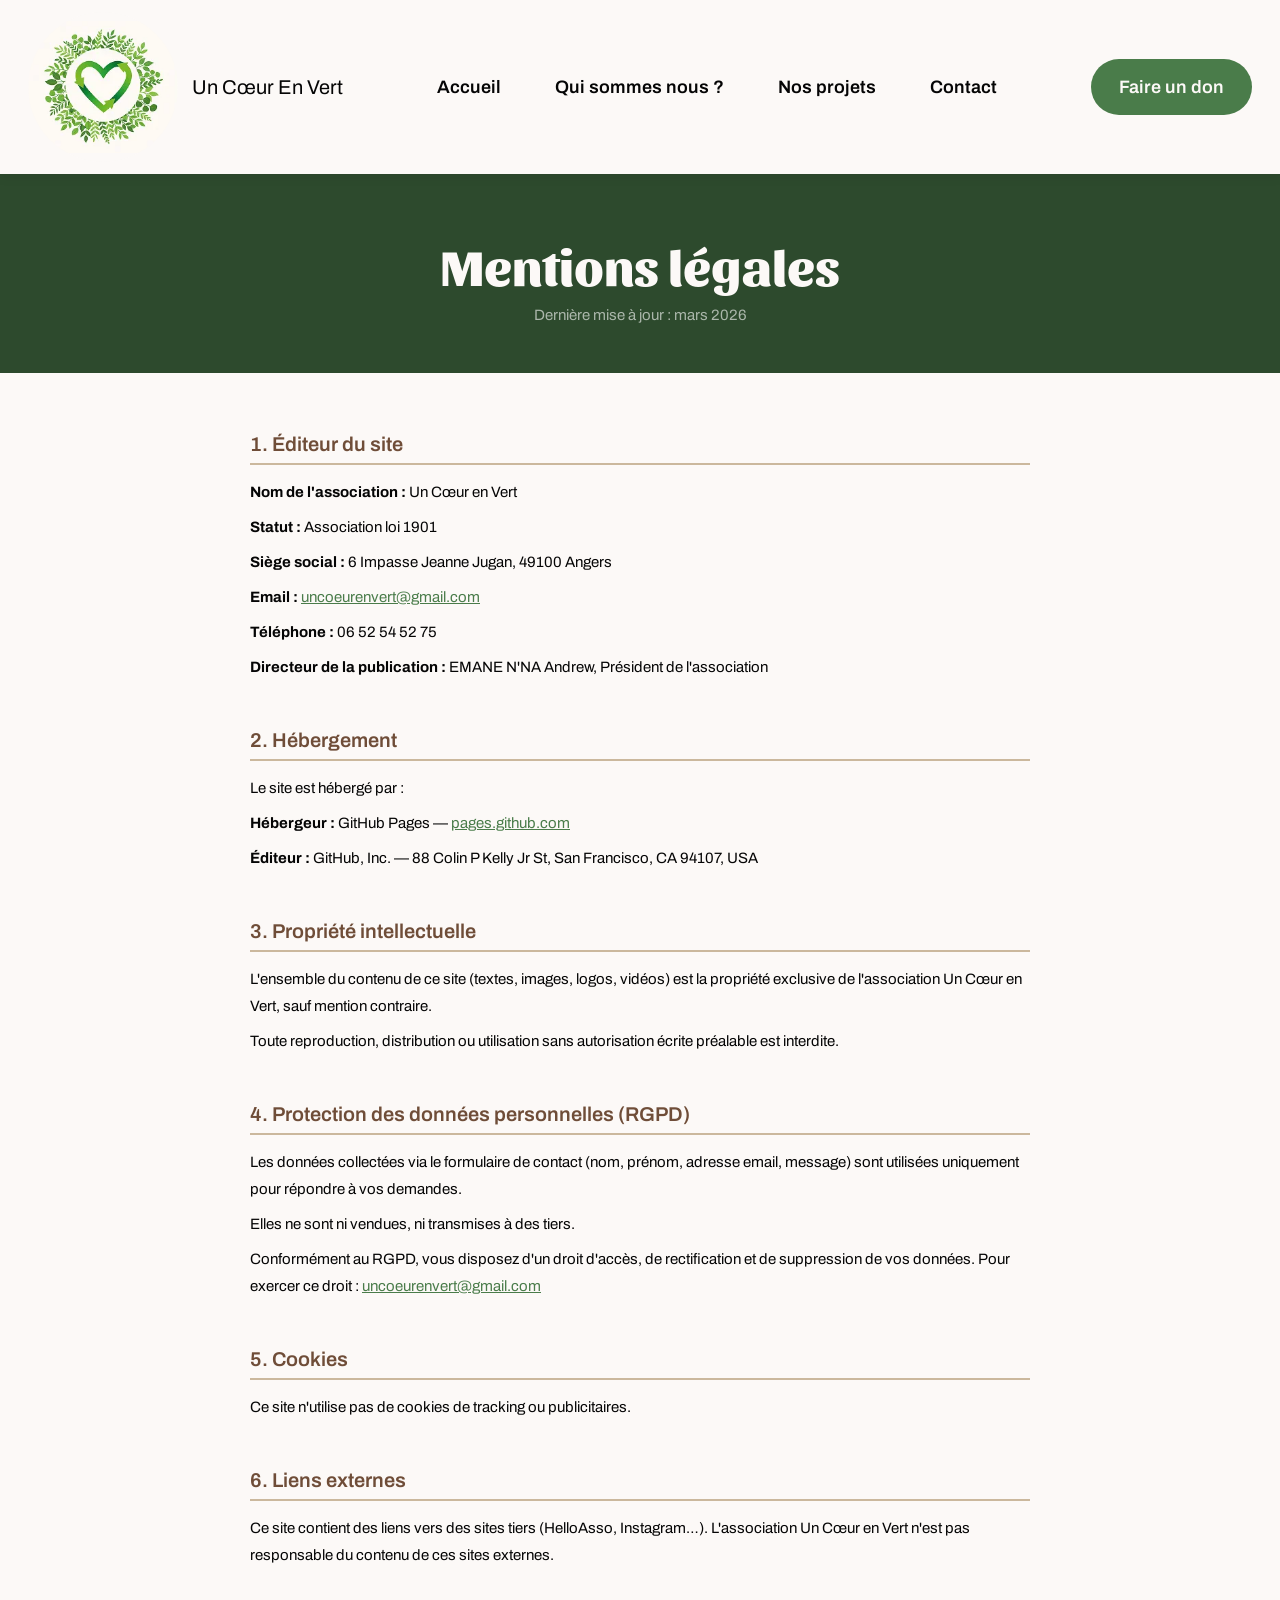
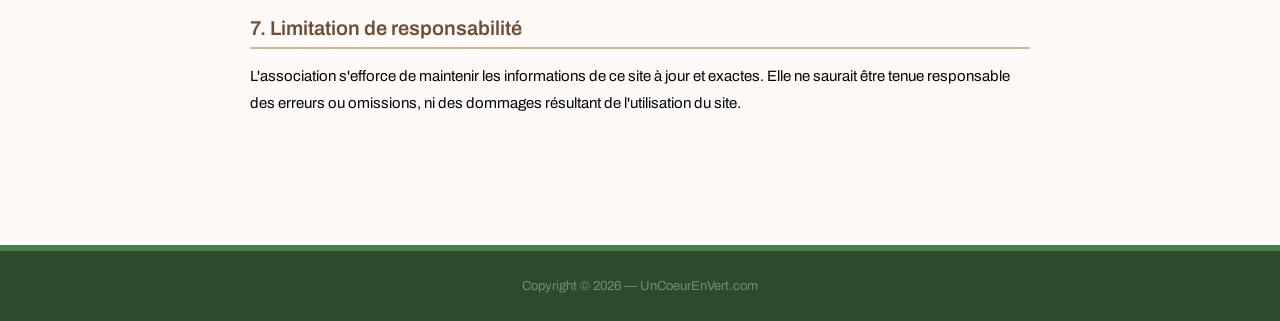
<file: mentions-legales.html>
<!DOCTYPE html>
<html lang="fr">
<head>
<meta charset="UTF-8"/>
<meta name="viewport" content="width=device-width, initial-scale=1.0"/>
<title>Mentions légales — Un Cœur en Vert</title>
<link rel="preconnect" href="https://fonts.googleapis.com"/>
<link rel="preconnect" href="https://fonts.gstatic.com" crossorigin/>
<link href="https://fonts.googleapis.com/css2?family=Archivo:ital,wght@0,300;0,400;0,600;1,400&family=Sansita:wght@800&family=Montserrat:wght@400;500;600&display=swap" rel="stylesheet"/>
<link rel="stylesheet" href="style.css"/>
</head>
<body>

<!-- NAV -->
<nav>
  <div class="nav-brand">
    <div class="nav-logo">
      <img src="photo_web/logo-1.webp" alt="Un Cœur en Vert">
    </div>
    <span class="nav-brand-name">Un Cœur En Vert</span>
  </div>
  <button class="nav-hamburger" onclick="document.querySelector('nav ul').classList.toggle('open')" aria-label="Menu">☰</button>
  <ul>
    <li><a href="index.html">Accueil</a></li>
    <li><a href="index.html#qui">Qui sommes nous ?</a></li>
    <li><a href="index.html#projets">Nos projets</a></li>
    <li><a href="index.html#contact">Contact</a></li>
  </ul>
  <div class="nav-cta">
    <a href="https://www.helloasso.com/associations/un-coeur-en-vert" class="btn btn-green">Faire un don</a>
  </div>
</nav>

<!-- HERO -->
<div class="mentions-hero">
  <h1>Mentions légales</h1>
  <p>Dernière mise à jour : mars 2026</p>
</div>

<!-- CONTENU -->
<div class="mentions-body">

  <div class="ml-section">
    <h2>1. Éditeur du site</h2>
    <p><strong>Nom de l'association :</strong> Un Cœur en Vert</p>
    <p><strong>Statut :</strong> Association loi 1901</p>
    <p><strong>Siège social :</strong> 6 Impasse Jeanne Jugan, 49100 Angers</p>
    <p><strong>Email :</strong> <a href="mailto:uncoeurenvert@gmail.com">uncoeurenvert@gmail.com</a></p>
    <p><strong>Téléphone :</strong> 06 52 54 52 75</p>
    <p><strong>Directeur de la publication :</strong> EMANE N'NA Andrew, Président de l'association</p>
  </div>

  <div class="ml-section">
    <h2>2. Hébergement</h2>
    <p>Le site est hébergé par :</p>
    <p><strong>Hébergeur :</strong> GitHub Pages — <a href="https://pages.github.com" target="_blank">pages.github.com</a></p>
    <p><strong>Éditeur :</strong> GitHub, Inc. — 88 Colin P Kelly Jr St, San Francisco, CA 94107, USA</p>
  </div>

  <div class="ml-section">
    <h2>3. Propriété intellectuelle</h2>
    <p>L'ensemble du contenu de ce site (textes, images, logos, vidéos) est la propriété exclusive de l'association Un Cœur en Vert, sauf mention contraire.</p>
    <p>Toute reproduction, distribution ou utilisation sans autorisation écrite préalable est interdite.</p>
  </div>

  <div class="ml-section">
    <h2>4. Protection des données personnelles (RGPD)</h2>
    <p>Les données collectées via le formulaire de contact (nom, prénom, adresse email, message) sont utilisées uniquement pour répondre à vos demandes.</p>
    <p>Elles ne sont ni vendues, ni transmises à des tiers.</p>
    <p>Conformément au RGPD, vous disposez d'un droit d'accès, de rectification et de suppression de vos données. Pour exercer ce droit : <a href="mailto:uncoeurenvert@gmail.com">uncoeurenvert@gmail.com</a></p>
  </div>

  <div class="ml-section">
    <h2>5. Cookies</h2>
    <p>Ce site n'utilise pas de cookies de tracking ou publicitaires.</p>
  </div>

  <div class="ml-section">
    <h2>6. Liens externes</h2>
    <p>Ce site contient des liens vers des sites tiers (HelloAsso, Instagram…). L'association Un Cœur en Vert n'est pas responsable du contenu de ces sites externes.</p>
  </div>

  <div class="ml-section">
    <h2>7. Limitation de responsabilité</h2>
    <p>L'association s'efforce de maintenir les informations de ce site à jour et exactes. Elle ne saurait être tenue responsable des erreurs ou omissions, ni des dommages résultant de l'utilisation du site.</p>
  </div>

</div>

<!-- FOOTER -->
<footer>
  <p>Copyright © 2026 — UnCoeurEnVert.com</p>
</footer>

</body>
</html>
</file>
<file: style.css>
/* ── RESET & BASE ── */
*, *::before, *::after { box-sizing: border-box; margin: 0; padding: 0; }
:root {
  --cream:    #FCF9F7;
  --brown:    #6F4D38;
  --dkgreen:  #2D4A2D;
  --mdgreen:  #4A7C4A;
  --ltgreen:  #4A7C4A;
  --sand:     #CBB89D;
  --sandbg:   rgba(203,184,157,0.20);
  --black:    #050505;
}
html { scroll-behavior: smooth; }
body {
  font-family: 'Archivo', sans-serif;
  background: var(--cream);
  color: var(--black);
  overflow-x: hidden;
  width: 100%;
}
img { display: block; max-width: 100%; }

/* ── BOUTONS ── */
.btn {
  display: inline-flex; align-items: center; justify-content: center;
  padding: 18px 28px; border-radius: 36px;
  font-family: 'Archivo', sans-serif; font-weight: 600; font-size: 18px;
  cursor: pointer; text-decoration: none; border: none;
  transition: filter .2s, transform .15s;
  white-space: nowrap;
}
.btn:hover { filter: brightness(1.1); transform: translateY(-1px); }
.btn-green  { background: var(--mdgreen); color: var(--cream); }
.btn-brown  { background: var(--brown);   color: var(--cream); }
.btn-ltgreen { background: var(--ltgreen); color: var(--cream); }

/* ── NAV ── */
nav {
  position: sticky; top: 0; z-index: 200;
  background: var(--cream);
  display: flex; align-items: center; justify-content: space-between;
  padding: 12px 28px;
  box-shadow: 0 2px 12px rgba(0,0,0,.08);
}
.nav-logo {
  width: 150px; height: 150px; flex-shrink: 0;
  border-radius: 50%; border: none;
  background: var(--cream);
  display: flex; align-items: center; justify-content: center;
  overflow: hidden;
}
.nav-logo svg { width: 100px; height: 100px; }
nav ul { list-style: none; display: flex; gap: 54px; flex: 1; justify-content: center; }
nav ul a {
  text-decoration: none; color: var(--black);
  font-size: 18px; font-weight: 600;
  transition: color .2s;
}
nav ul a:hover { color: var(--mdgreen); }

/* ── HERO ── */
#accueil {
  position: relative;
  background: var(--cream);
  background-image: url('photo_web/Hero.webp'); background-size: cover; background-position: center top;
  min-height: 680px;
  overflow: hidden;
  display: flex; align-items: flex-end;
  padding: 250px 60px 60px;
}
.hero-content {
  position: relative; z-index: 2;
  max-width: 680px;
  display: flex; flex-direction: column; gap: 18px;
}
.hero-quote {
  font-family: 'Sansita', sans-serif;
  font-size: clamp(28px, 3.8vw, 64px);
  font-weight: 800;
  color: var(--brown);
}
.hero-sub {
  font-size: 17px; font-weight: 600; color: var(--black);
  line-height: 1.6; max-width: 560px;
}
/* ── SECTION COMMUNE ── */
.section-wrap { width: 100%; padding: 60px 80px; }
.section-title {
  font-size: clamp(22px, 2.5vw, 34px);
  font-weight: 300; color: var(--brown);
}
.section-title.center { text-align: center; }
.section-title.white  { color: var(--cream); }
.section-title.green  { color: var(--mdgreen); }

/* ── INTRO VALEURS ── */
#intro { background: var(--cream); text-align: center; }
.intro-tagline {
  font-size: 16px; line-height: 1.75;
  max-width: 860px; margin: 0 auto 48px;
  color: var(--black);
}
.values-row {
  display: flex; justify-content: center; gap: 48px;
  flex-wrap: wrap; margin-bottom: 48px;
  align-items: center;
}
.val-card:nth-child(1),
.val-card:nth-child(3) {
  margin-top: 40px;
}
.val-card {
  background: var(--brown); border-radius: 20px;
  padding: 24px 20px; width: 290px; color: var(--cream);
  text-align: center;
  display: flex; flex-direction: column; align-items: center; gap: 10px;
}
.val-card .v-icon { font-size: 40px; line-height: 1; }
.val-card h3 { font-size: 26px; font-weight: 300; }
.val-card p  { font-size: 15px; line-height: 1.65; }
.sep-brown {
  border: none; border-top: 6px solid var(--brown);
  width: 68%; margin: 0 auto;
}

/* ── QUI SOMMES-NOUS ── */
#qui { background: var(--sandbg); }
#qui .section-title { margin-bottom: 36px; }
.team-grid {
  display: flex; justify-content: center; gap: 88px; flex-wrap: wrap;
}
.team-card {
  background: var(--sand); border-radius: 20px;
  padding: 20px; width: 300px; text-align: center;
}
.team-photo {
  width: 100%; height: 280px; border-radius: 10px;
  background: #b8a08a; overflow: hidden;
  display: flex; align-items: center; justify-content: center;
  margin-bottom: 14px;
}
.team-photo img { width: 100%; height: 100%; object-fit: cover; }
.team-card h3 { font-size: 20px; font-weight: 300; color: var(--black); margin-bottom: 6px; }
.team-card p  { font-size: 15px; font-weight: 600; color: var(--black); line-height: 1.4; }

/* ── SÉPARATEUR VERT ── */
.sep-green { border: none; border-top: 6px solid var(--ltgreen); width: 100%; }

/* ── PROJETS ── */
#projets { background: var(--dkgreen); }
#projets .section-title { margin-bottom: 12px; }
.proj-subtitle {
  text-align: center; color: var(--cream);
  font-size: 16px; line-height: 1.7;
  max-width: 820px; margin: 0 auto 36px;
}
/* Card projet */
.project-card {
  display: none;
  background: var(--cream); border-radius: 20px;
  padding: 28px 28px;
  max-width: 1300px; margin: 0 auto;
  flex-direction: row; align-items: center; gap: 32px;
}
.project-card.active { display: flex; }
.proj-img-wrap {
  flex-shrink: 0; width: 480px; height: 400px;
  border-radius: 10px; overflow: hidden;
  background: #d4cfc9;
  display: flex; align-items: top; justify-content: center;
}
.proj-img-wrap img { width: 100%; height: 100%; object-fit: cover; }
.img-placeholder-label {
  font-size: 12px; color: rgba(0,0,0,.3); font-style: italic; text-align: center; padding: 8px;
}
.proj-body { flex: 1; display: flex; flex-direction: column; gap: 16px; }
.proj-body h3 { font-size: 24px; font-weight: 300; color: var(--brown); }
.proj-body .proj-desc { font-size: 15px; line-height: 1.75; color: var(--black); }
.proj-meta-row { display: flex; gap: 28px; flex-wrap: wrap; padding-top: 8px; }
.pm { display: flex; flex-direction: column; gap: 6px; }
.pm .label { font-size: 22px; font-weight: 300; color: var(--ltgreen); }
.pm .val   { font-size: 14px; color: var(--black); line-height: 1.5; }

/* Pills navigation */
.proj-pills {
  display: grid;
  grid-template-columns: repeat(5, 1fr);
  gap: 10px;
  margin: 16px auto 0;
  max-width: 1300px; /* même max-width que .project-card */
}
.pill {
  background: var(--cream); color: var(--brown);
  border: none; border-radius: 16px;
  padding: 16px 10px;
  font-family: 'Archivo', sans-serif; font-size: 16px; font-weight: 400;
  cursor: pointer; text-align: center; line-height: 1.4;
  transition: background .2s, color .2s;
  width: 100%;
}
.pill strong { display: block; font-size: 14px; font-weight: 400; opacity: .7; margin-bottom: 4px; }
.pill.active, .pill:hover { background: var(--ltgreen); color: var(--cream); }

/* ── EVENEMENT ── */
#evenement { background: var(--mdgreen); }
#evenement .section-title { margin-bottom: 32px; }
.event-card {
  background: var(--cream); border-radius: 20px;
  padding: 28px; max-width: 1200px; margin: 0 auto;
  display: flex; gap: 40px; align-items: center;
}
.event-img-wrap {
  flex-shrink: 0; width: 440px; height: 420px;
  border-radius: 10px; overflow: hidden;
  background: #d4cfc9;
  display: flex; align-items: center; justify-content: center;
}
.event-img-wrap img { width: 100%; height: 100%; object-fit: cover; }
.event-body { flex: 1; display: flex; flex-direction: column; gap: 18px; }
.event-body h3 { font-size: 28px; font-weight: 300; color: var(--brown); }
.event-body p  { font-size: 15px; line-height: 1.75; color: var(--black); }

/* ── PARTENAIRES ── */
#partenaires { background: var(--cream); }
#partenaires .section-title { margin-bottom: 32px; }
.partners-track-wrap {
  overflow: hidden;
  width: 100%;
  position: relative;
}
/* masque les bords avec un fondu */
.partners-track-wrap::before,
.partners-track-wrap::after {
  content: ''; position: absolute; top: 0; bottom: 0; width: 80px; z-index: 2; pointer-events: none;
}
.partners-track-wrap::before { left: 0;  background: linear-gradient(to right, var(--cream), transparent); }
.partners-track-wrap::after  { right: 0; background: linear-gradient(to left,  var(--cream), transparent); }
.partners-track {
  display: flex; gap: 20px; align-items: center;
  animation: scroll-partners 22s linear infinite;
  width: max-content;
  will-change: transform;
}
.partners-track:hover { animation-play-state: paused; }
@keyframes scroll-partners {
  from { transform: translateX(0); }
  to   { transform: translateX(-50%); }
}
.partner-item {
  flex-shrink: 0; width: calc((100vw - 160px) / 5);
  max-width: 200px; min-width: 120px;
  height: 120px; padding: 10px;
  display: flex; align-items: center; justify-content: center;
}
.partner-item img { max-width: 100%; max-height: 100%; object-fit: contain; }
.partner-placeholder {
  width: 100%; height: 100%;
  background: #ede9e4; border-radius: 10px;
  display: flex; align-items: center; justify-content: center;
  font-size: 11px; color: #aaa; text-align: center; padding: 8px;
  border: 2px dashed rgba(0,0,0,.1);
}

/* ── SOUTENIR ── */
#soutenir { background: var(--sandbg); }
#soutenir .section-title { margin-bottom: 12px; }
.soutenir-sub {
  font-size: 16px; line-height: 1.75; max-width: 800px;
  margin: 0 auto 40px; text-align: center; color: var(--black);
}
.don-grid {
  display: flex; justify-content: center; gap: 64px; flex-wrap: wrap;
}
.don-card {
  background: var(--brown); border-radius: 20px;
  padding: 20px; width: 340px;
  color: var(--cream); text-align: left;
  display: flex; flex-direction: column; gap: 14px;
}
.don-img-wrap {
  width: 100%; height: 200px; border-radius: 10px;
  overflow: hidden; background: #9e7d63;
  display: flex; align-items: center; justify-content: center;
}
.don-img-wrap img { width: 100%; height: 100%; object-fit: cover; }
.don-card h3 { font-size: 22px; font-weight: 300; }
.don-card p  { font-size: 14px; line-height: 1.65; flex: 1; }
.don-card .price { font-size: 30px; font-weight: 300; }
.don-card .btn { align-self: flex-start; font-size: 15px; padding: 10px 22px; }

/* ── GALERIE ── */
#galerie { background: var(--cream); }
#galerie .section-title { margin-bottom: 28px; }
/* Grille bento fidèle à la maquette Figma : 4 colonnes, 2 rangées */
.gallery-grid {
  display: grid;
  grid-template-columns: 1fr 1fr 1fr 1fr;
  grid-template-rows: 220px 220px;
  gap: 10px;
  max-width: 1100px; margin: 0 auto;
}
.g {
  border-radius: 14px; overflow: hidden;
  background: #d4cfc9;
  display: flex; align-items: center; justify-content: center;
  font-size: 12px; color: #aaa; font-style: italic;
}
.g img { width: 100%; height: 100%; object-fit: cover; }
/* Positions exactes de la maquette */
.g-1  { grid-column: 1; grid-row: 1; }               /* petit carré haut gauche 1 */
.g-2  { grid-column: 2; grid-row: 1; }               /* petit carré haut gauche 2 */
.g-3  { grid-column: 3 / span 2; grid-row: 1; }      /* large haut droite */
.g-4  { grid-column: 1; grid-row: 2; }               /* bas gauche 1 */
.g-5  { grid-column: 2; grid-row: 1 / span 2; }      /* haut + bas milieu (tall) */
.g-6  { grid-column: 3; grid-row: 2; }               /* bas milieu */
.g-7  { grid-column: 4; grid-row: 2; }               /* bas droite */
/* re-map pour approcher la maquette : */
/* rangée 1 : [petit] [wide 2col] [petit] */
/* rangée 2 : [tall 2row] [petit] [wide 2col] */

/* ── CONTACT ── */
#contact { background: var(--cream); padding: 0; overflow: hidden; }
.contact-dome {
  background: var(--mdgreen);
  border-radius: 100% 100% 0 0 / 1500px 1500px 0 0;
  padding: 160px 80px 80px;
  text-align: center;
}
.contact-dome .section-title { margin-bottom: 14px; }
.contact-intro {
  color: var(--cream); font-size: 16px; line-height: 1.75;
  max-width: 660px; margin: 0 auto 36px;
}
/* Formulaire */
.contact-form-wrap {
  background: var(--sand); border-radius: 20px;
  padding: 28px 28px;
  max-width: 680px; margin: 0 auto 36px;
  text-align: left;
}
.cf-label {
  display: block; color: var(--black);
  font-family: 'Montserrat', sans-serif; font-weight: 500; font-size: 15px;
  margin-bottom: 7px;
}

.cf-label-sr {
  position: absolute;
  width: 1px; height: 1px;
  padding: 0; margin: -1px;
  overflow: hidden;
  clip: rect(0,0,0,0);
  white-space: nowrap;
  border: 0;
}

.cf-row { display: flex; gap: 12px; margin-bottom: 16px; }
.cf-row > div { flex: 1; }
.cf-field { margin-bottom: 16px; }
.cf-input {
  width: 100%; padding: 12px 14px;
  border-radius: 10px; border: none;
  background: var(--cream);
  font-family: 'Montserrat', sans-serif; font-size: 14px; color: var(--brown);
  outline: none;
}
.cf-textarea { height: 130px; resize: vertical; }
.cf-submit { display: flex; justify-content: flex-end; margin-top: 10px; }
/* Infos contact */
.contact-infos {
  display: flex; justify-content: center; gap: 48px; flex-wrap: wrap;
  max-width: 760px; margin: 0 auto;
}
.ci { text-align: center; color: var(--cream); }
.ci strong { display: block; font-size: 16px; font-weight: 600; margin-bottom: 6px; }
.ci span, .ci a { font-size: 15px; line-height: 1.75; color: var(--cream); text-decoration: none; }
.ci a:hover { text-decoration: underline; }

/* ── FOOTER ── */
footer {
  background: var(--dkgreen);
  border-top: 6px solid var(--ltgreen);
  padding: 48px 80px;
}
.footer-inner {
  display: grid;
  grid-template-columns: 1fr 2fr 2fr;
  gap: 60px;
  max-width: 1400px;
  width: 100%;
  margin: 0 auto;
  align-items: start;
}
/* Colonne 2 et 3 : padding pour ne pas coller aux bords */
.footer-col-about { padding-left: 0; }
.footer-col-nav { padding-left: 0; }
/* Colonne 1 — logo */
.footer-col-logo {
  display: flex; flex-direction: column; align-items: flex-start;
}

.footer-logo-circle img { width: 100%; height: 100%; object-fit: cover; border-radius: 50%;}
/* Colonne 2 — description */
.footer-col-about {
  display: flex; flex-direction: column; gap: 14px;
}
.footer-about {
  color: var(--cream); font-size: 15px; line-height: 1.75;
}
.footer-about strong { display: block; font-size: 17px; margin-bottom: 6px; }
.footer-ig {
  display: flex; align-items: center; gap: 10px;
  color: var(--cream); font-size: 15px;
}
.ig-badge {
  width: 36px; height: 36px; background: var(--ltgreen);
  border-radius: 8px; display: flex; align-items: center; justify-content: center;
  font-size: 18px; flex-shrink: 0;
}
/* Colonne 3 — liens */
.footer-col-nav {
  display: flex; flex-direction: column; gap: 4px;
}
.footer-col-nav a {
  color: var(--cream); text-decoration: none;
  font-size: 15px; line-height: 2.2;
  transition: color .2s;
}
.footer-col-nav a:hover { color: var(--ltgreen); }
.footer-copy { color: rgba(255,255,255,.35); font-size: 13px; margin-top: 14px; }
/* ── NAV BRAND (logo + nom) ── */
.nav-brand {
  display: flex; align-items: center; gap: 14px; flex-shrink: 0;
}
.nav-brand-name {
  font-family: 'Archivo', sans-serif; font-size: 20px; font-weight: 400;
  color: var(--black); white-space: nowrap;
}

/* ── EVENT CAROUSEL ── */
.event-carousel {
  position: relative; flex-shrink: 0;
  width: 440px; height: 420px;
  border-radius: 10px; overflow: hidden;
  background: #d4cfc9;
}
.event-carousel .slides { width: 100%; height: 100%; position: relative; }
.event-carousel .slide {
  position: absolute; inset: 0;
  opacity: 0; transition: opacity .4s ease;
  display: flex; align-items: center; justify-content: center;
}
.event-carousel .slide.active { opacity: 1; }
.event-carousel .slide img { width: 100%; height: 100%; object-fit: cover; }
.event-carousel .slide .ph {
  font-size: 12px; color: rgba(0,0,0,.3); font-style: italic; text-align: center; padding: 8px;
}
.carousel-btn {
  position: absolute; top: 50%; transform: translateY(-50%);
  background: rgba(252,249,247,.85); border: none; border-radius: 50%;
  width: 38px; height: 38px; cursor: pointer; font-size: 16px;
  display: flex; align-items: center; justify-content: center;
  transition: background .2s; z-index: 3;
}
.carousel-btn:hover { background: var(--cream); }
.carousel-btn.prev { left: 10px; }
.carousel-btn.next { right: 10px; }
.carousel-dots {
  position: absolute; bottom: 10px; left: 50%; transform: translateX(-50%);
  display: flex; gap: 6px; z-index: 3;
}
.carousel-dot {
  width: 8px; height: 8px; border-radius: 50%;
  background: rgba(255,255,255,.5); border: none; cursor: pointer; padding: 0;
  transition: background .2s;
}
.carousel-dot.active { background: var(--cream); }

/* ── SECTION GABON ── */
#gabon {
  background: var(--mdgreen);
  padding: 60px 80px;
  text-align: center;
}
#gabon .gabon-title {
  font-size: clamp(20px, 2.2vw, 30px); font-weight: 300;
  color: var(--cream); letter-spacing: .06em;
  margin-bottom: 20px; text-transform: uppercase;
}
#gabon .gabon-sub {
  color: var(--cream); font-size: 16px; line-height: 1.75;
  max-width: 800px; margin: 0 auto 40px;
}
.gabon-grid {
  display: grid;
  grid-template-columns: repeat(5, 1fr);
  gap: 12px;
  max-width: 1200px; margin: 0 auto;
}
.gabon-grid + .gabon-grid { margin-top: 12px; }
.gabon-photo {
  border-radius: 14px; overflow: hidden;
  aspect-ratio: 291/303;
  background: rgba(255,255,255,.12);
  display: flex; align-items: center; justify-content: center;
  font-size: 11px; color: rgba(255,255,255,.45); font-style: italic;
}
.gabon-photo img { width: 100%; height: 100%; object-fit: cover; }

@keyframes fadeUp {
  from { opacity: 0; transform: translateY(20px); }
  to   { opacity: 1; transform: translateY(0); }
}
.fu   { animation: fadeUp .65s ease both; }
.fu.d1 { animation-delay: .12s; }
.fu.d2 { animation-delay: .24s; }

/* ── RESPONSIVE ── */
/* ═══════════════════════════════════
   HAMBURGER — desktop : caché
═══════════════════════════════════ */
.nav-hamburger {
  display: none;
  background: none;
  border: none;
  font-size: 26px;
  cursor: pointer;
  color: var(--dkgreen);
  padding: 4px 8px;
  line-height: 1;
}

@media (max-width: 900px) {
  /* ── NAV MOBILE ── */
  nav {
    flex-wrap: wrap;
    padding: 10px 16px;
    position: relative;
  }
  .nav-hamburger {
    display: block;
    order: 3;
  }
  nav ul {
    display: none;
    flex-direction: column;
    width: 100%;
    order: 4;
    gap: 0;
    background: var(--cream);
    padding: 8px 0 12px;
  }
  nav ul.open {
    display: flex;
  }
  nav ul li {
    text-align: center;
    padding: 8px 0;
    border-bottom: 1px solid var(--sand);
  }
  nav ul a { font-size: 15px; }
  .nav-cta { order: 2; }

  /* ── GENERAL ── */
  .section-wrap { padding: 48px 16px; }
  #accueil { padding: 0 16px 140px; }

  /* ── PROJETS : pills en 2 colonnes ── */
  .proj-pills {
    grid-template-columns: repeat(2, 1fr);
  }

  /* ── PROJECT CARD ── */
  .project-card { flex-direction: column; }
  .proj-img-wrap { width: 100%; height: 220px; }

  /* ── EVENT ── */
  .event-card { flex-direction: column; }
  .event-img-wrap { width: 100%; height: 240px; }

  /* ── CAROUSEL : empêche le débordement ── */
  .carousel-wrap,
  .event-card,
  .carousel-track-wrap {
    overflow: hidden;
    width: 100%;
    max-width: 100%;
  }
  .carousel-track {
    width: 100%;
  }
  .carousel-slide img {
    width: 100%;
    height: auto;
    object-fit: cover;
  }

  /* ── CONTACT ── */
  .contact-dome { border-radius: 30% 30% 0 0 / 70px 70px 0 0; padding: 70px 16px 48px; }

  /* ── FOOTER ── */
  footer { padding: 32px 16px; }
  .footer-inner {
    flex-direction: column;
    gap: 32px;
    align-items: flex-start;
  }

  /* ── GALERIE ── */
  .gallery-grid { grid-template-columns: 1fr 1fr; grid-template-rows: auto; }
  .g-3, .g-5 { grid-column: span 1; grid-row: span 1; }

  /* ── PARTENAIRES ── */
  .partners-row { flex-wrap: wrap; }

  /* ── GABON GRID ── */
  .gabon-grid {
    grid-template-columns: repeat(2, 1fr) !important;
  }
}

/* ═══════════════════════════════════
   MENTIONS LÉGALES
═══════════════════════════════════ */
/* ── CONTENU ── */
.mentions-hero {
  background: var(--dkgreen);
  padding: 60px 80px 50px;
  text-align: center;
}
.mentions-hero h1 {
  font-family: 'Sansita', sans-serif;
  font-size: clamp(32px, 4vw, 56px);
  font-weight: 800;
  color: var(--cream);
  margin-bottom: 12px;
}
.mentions-hero p {
  color: rgba(255,255,255,.6);
  font-size: 15px;
}

.mentions-body {
  max-width: 860px;
  margin: 0 auto;
  padding: 60px 40px 80px;
}

.ml-section {
  margin-bottom: 48px;
}
.ml-section h2 {
  font-size: 20px;
  font-weight: 600;
  color: var(--brown);
  margin-bottom: 14px;
  padding-bottom: 8px;
  border-bottom: 2px solid var(--sand);
}
.ml-section p,
.ml-section li {
  font-size: 15px;
  line-height: 1.8;
  color: var(--black);
  margin-bottom: 8px;
}
.ml-section ul {
  padding-left: 20px;
  list-style: disc;
}
.ml-section a {
  color: var(--mdgreen);
  text-decoration: underline;
}
.ml-section a:hover { color: var(--dkgreen); }

/* ── FOOTER simple ── */
footer {
  background: var(--dkgreen);
  border-top: 6px solid var(--ltgreen);
  padding: 28px 80px;
  text-align: center;
}
footer p {
  color: rgba(255,255,255,.35);
  font-size: 13px;
}


/* ── PRINT CSS (éco-index) ── */
@media print {
  /* Cacher les éléments inutiles à l'impression */
  nav, footer, .btn, .proj-pills, .carousel-btn,
  .carousel-dots, .partners-track-wrap, #gabon,
  #galerie, #contact, .sep-green, .sep-brown { display: none !important; }

  /* Fond blanc, texte noir */
  body { background: #fff !important; color: #000 !important; }
  section { background: #fff !important; padding: 20px 0 !important; }

  /* Ne pas imprimer les images de fond */
  #accueil { background-image: none !important; min-height: auto !important; }

  /* Images : éviter les coupures de page */
  img { max-width: 100% !important; page-break-inside: avoid; }

  /* Forcer les couleurs lisibles */
  .section-title, h1, h2, h3 { color: #000 !important; }
  .proj-body h3, .proj-body p { color: #000 !important; }
}
</file>
